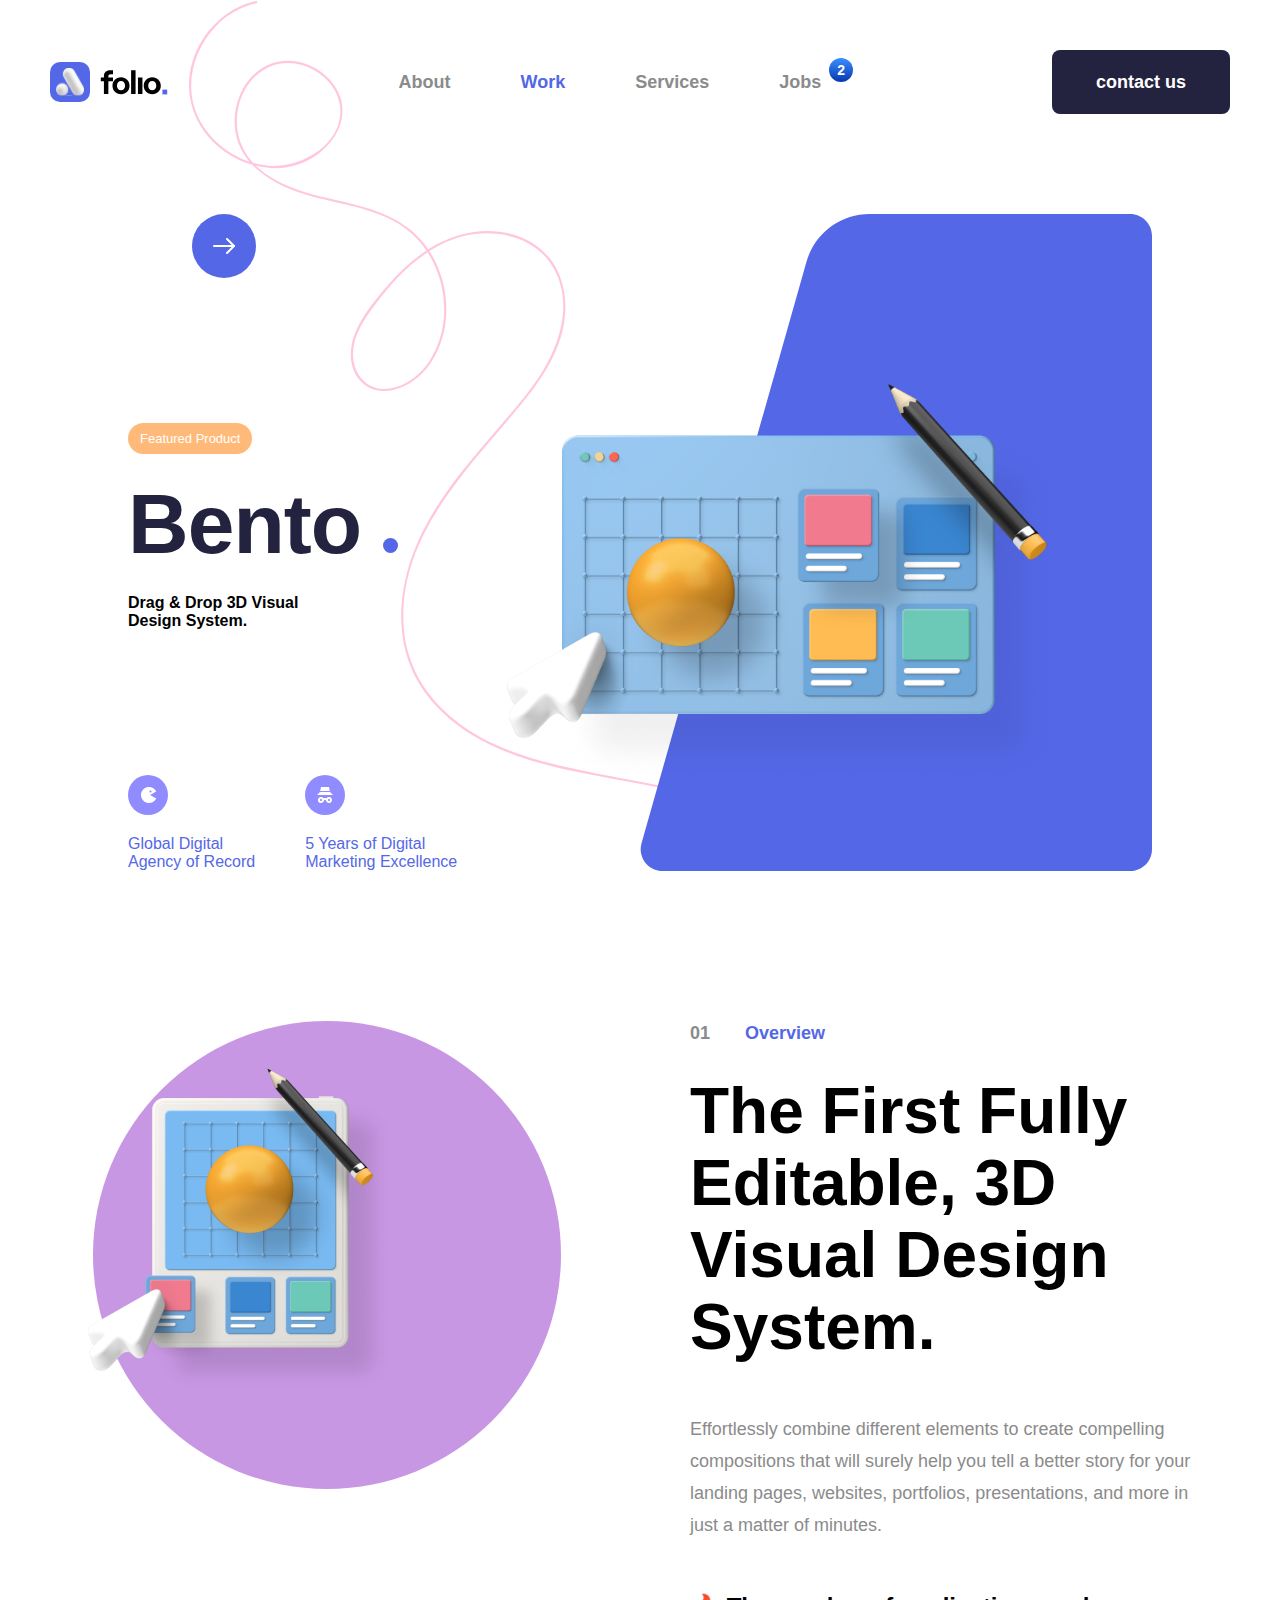
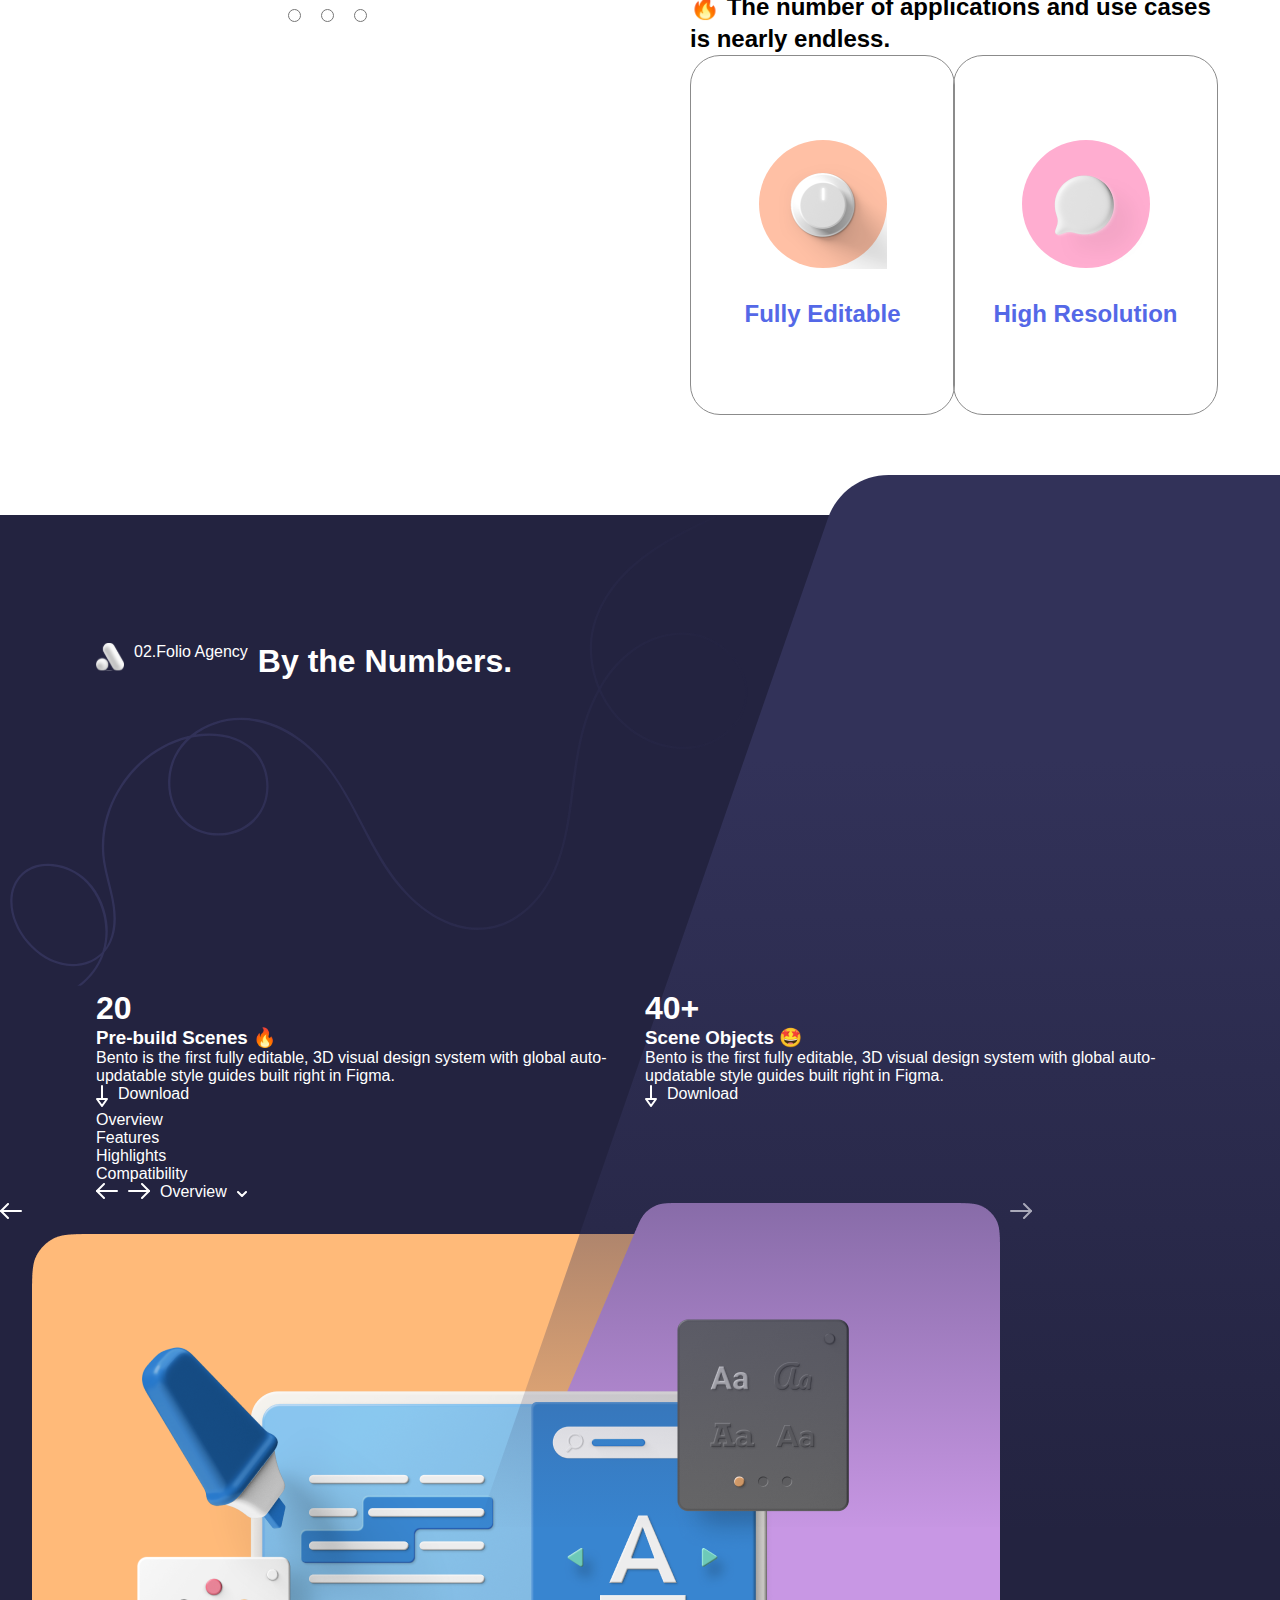
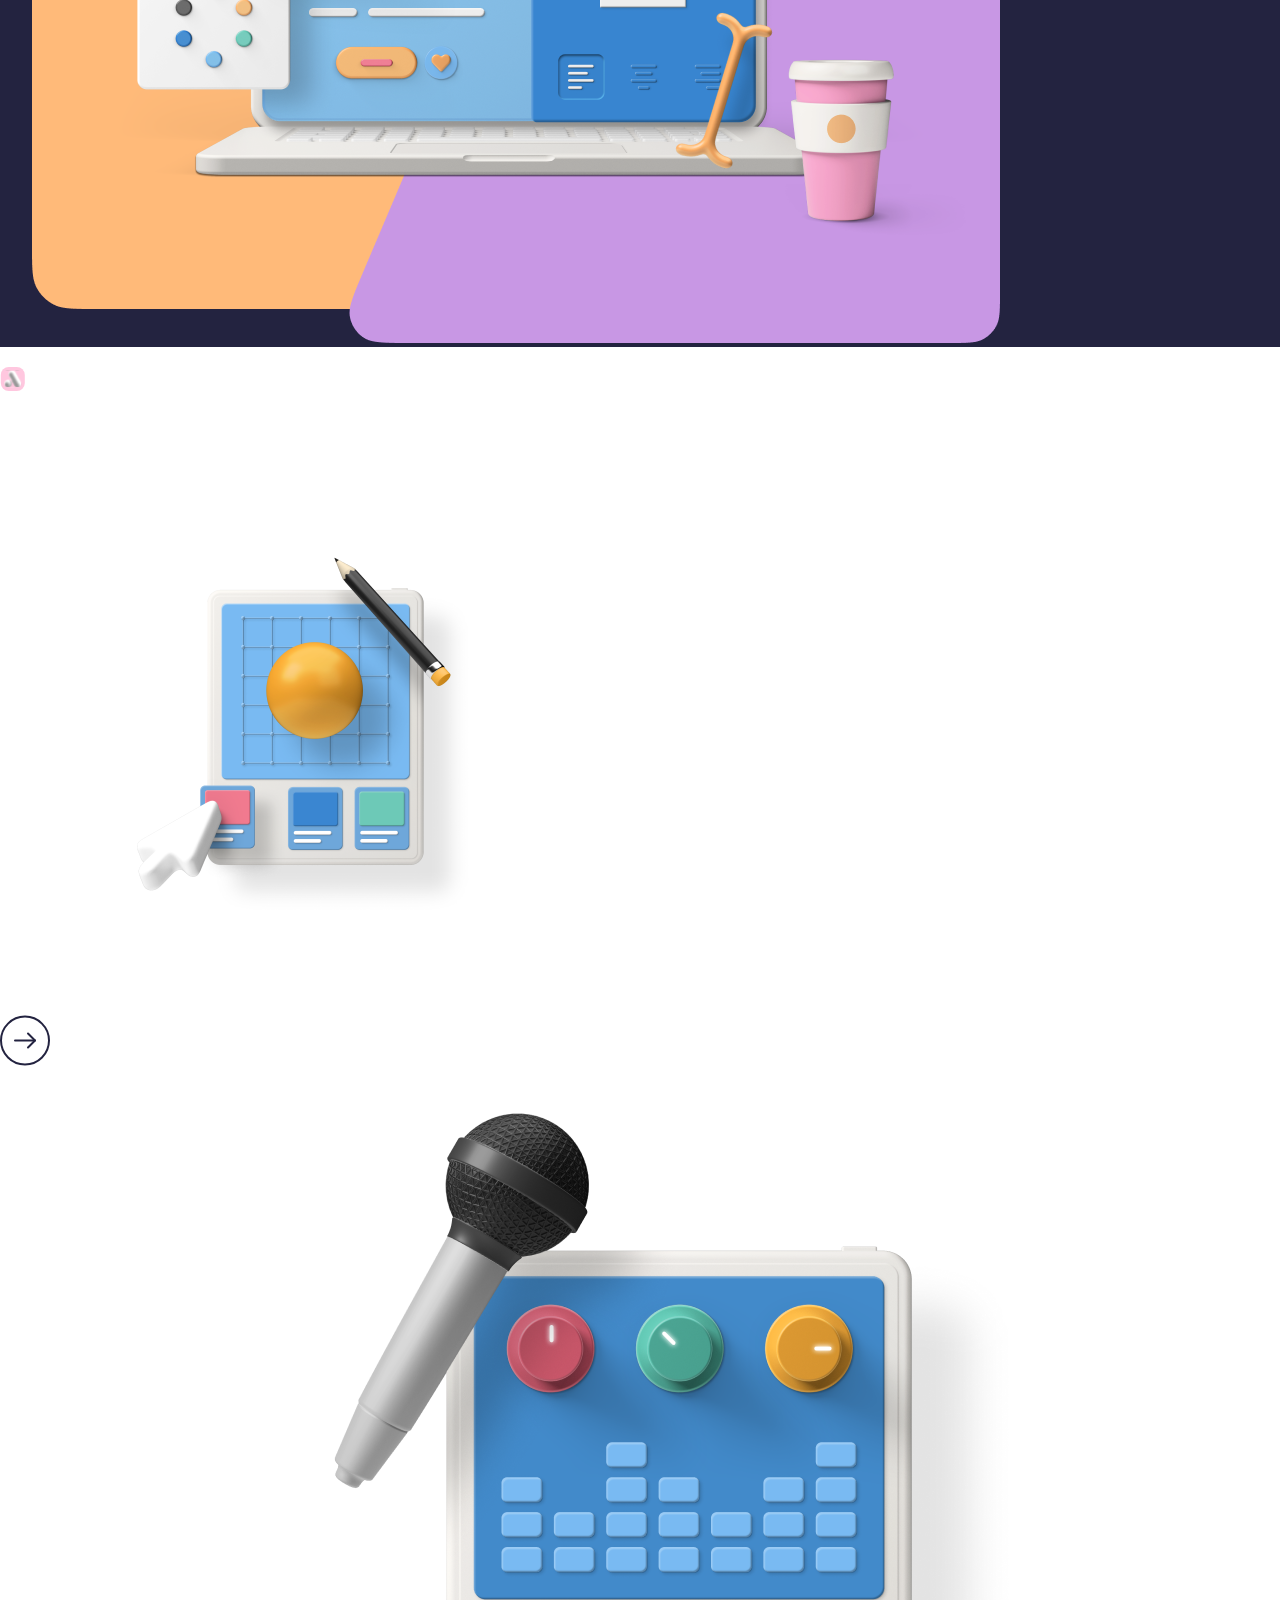
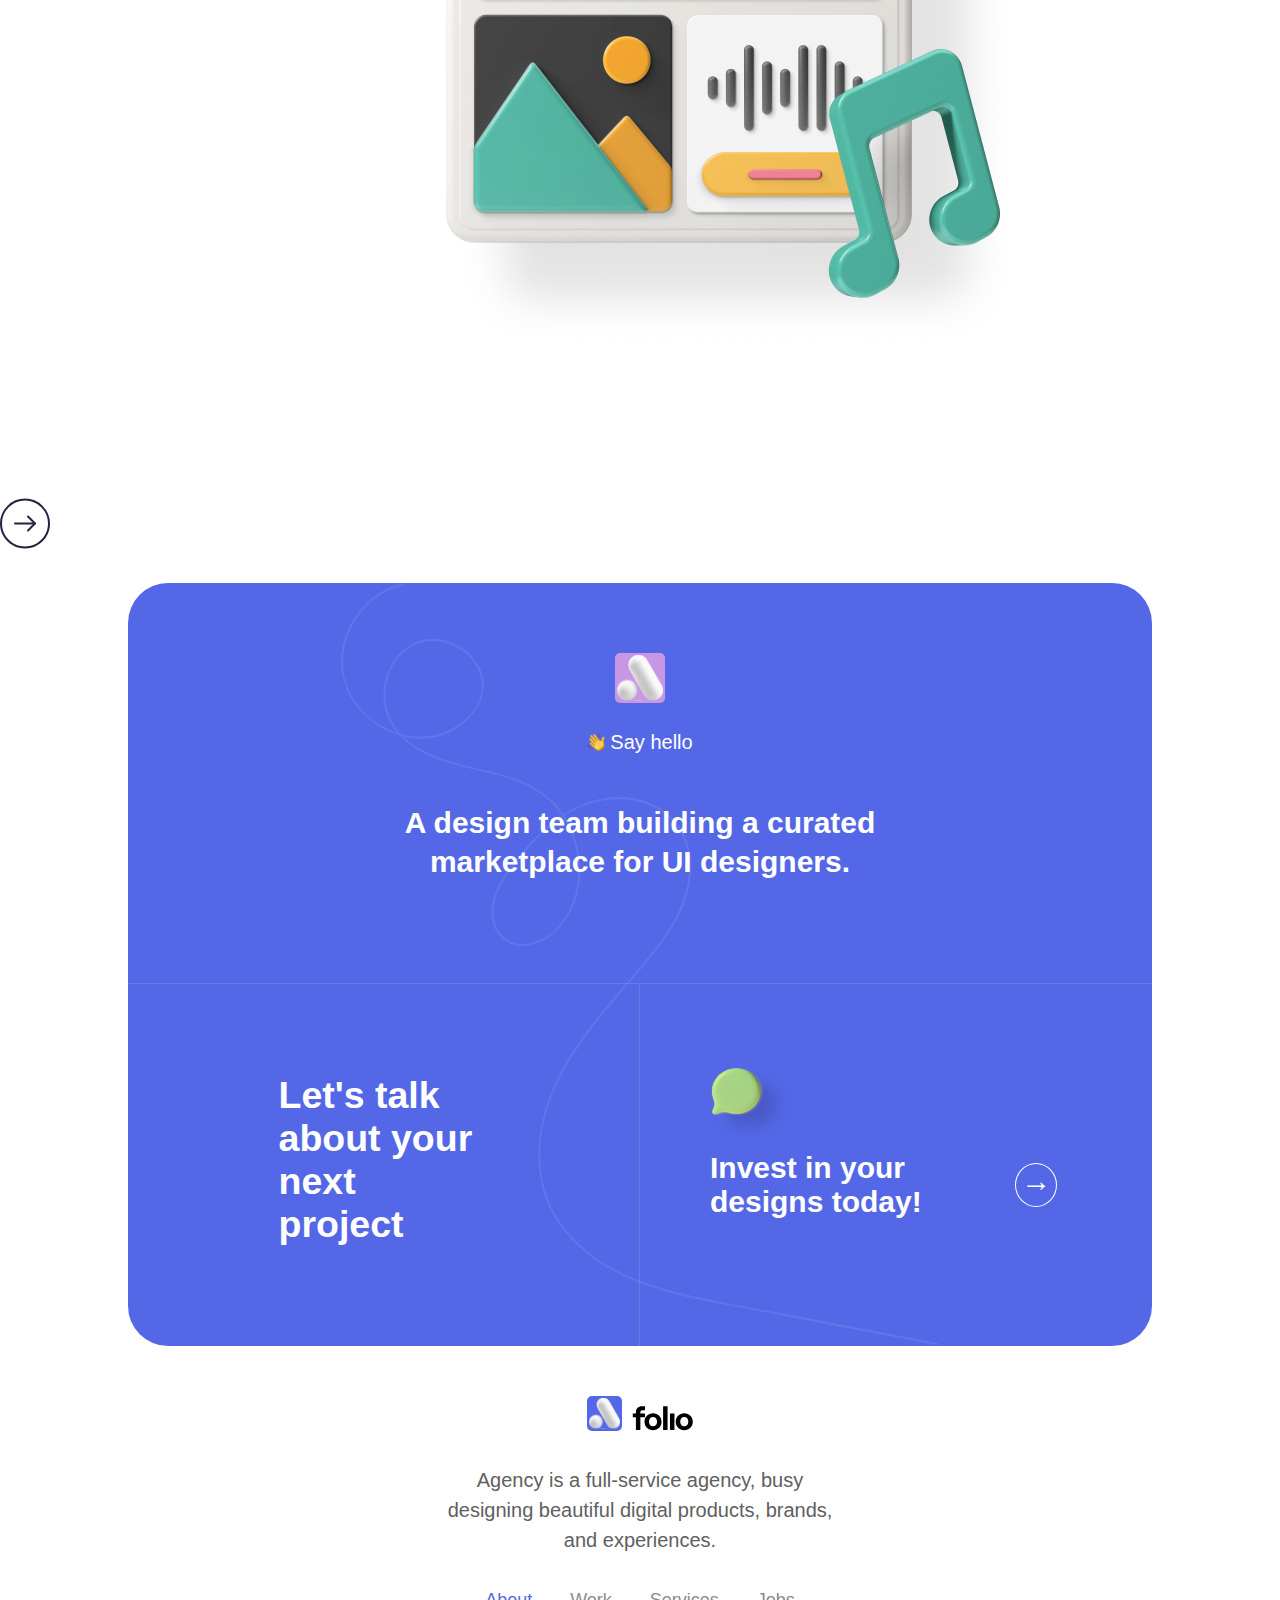
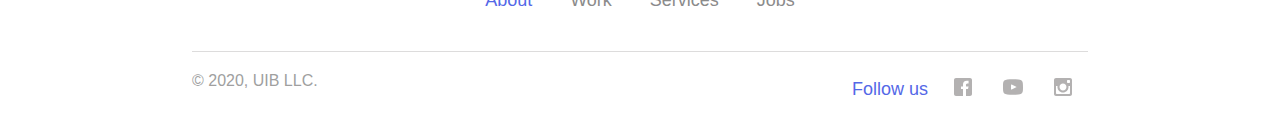
<file: HTML/work.html>
<!DOCTYPE html>
<html lang="en">
  <head>
    <meta charset="UTF-8" />
    <meta http-equiv="X-UA-Compatible" content="IE=edge" />
    <meta name="viewport" content="width=device-width, initial-scale=1.0" />
    <title>Folio-agency-01</title>
    <!-- PATH LINK FOR FONT STYLES -->
    <link
      href="http://fonts.cdnfonts.com/css/sf-pro-display"
      rel="stylesheet"
    />

    <!-- PATH LINK FOR GENERAL STYLES-->
    <link rel="stylesheet" href="../style.css" />

    <!-- FAVICON ICON PATH LINK -->
    <link
      rel="shortcut icon"
      type="image/png"
      href="../img/folio-favicon.png"
    />
  </head>
  <body>
    <!-- DESKTOP CASE STUDY OR ABOUT PAGE -->

    <!-- HERO SECTION = ZEUHZ, DEARIE & GHAFFAR -->
    <header id="hero-header">
      <!-- SCROLL PAGE ELEMENT -->
      <!-- <div class="scroll">
        <button class="btn btn--scroll">
          <img
            src="../img/arrow-down.svg"
            alt="arrow down"
            class="scroll--btn"
          />
        </button>
        <span class="scroll--text desktop">Scroll down</span>
        <span class="scroll--text tab"
          >Swipe down <br />
          to explore</span
        >
      </div> -->

      <!-- NAVIGATION SECTION -->
      <nav class="navigation">
        <input type="checkbox" id="navi-toggle" class="navigation__checkbox" />
        <label for="navi-toggle" class="navigation__button">
          <span class="navigation__icon">&nbsp;</span>
        </label>
        <div class="navigation__logo">
          <img
            src="../img/folio-logo.svg"
            alt="folio logo"
            class="navigation__logo--icon"
          />
          <div class="navigation__logo--text">
            <img
              src="../img/folio-logo-text.svg"
              alt="folio text"
              class="navigation__logo--content"
            />
            <img
              src="../img/folio-text-white.svg"
              alt="folio text mobile"
              class="navigation__logo--mobile"
            />
            <img
              src="../img/folio-dot.svg"
              alt="folio dot"
              class="navigation__logo--dot"
            />
          </div>
        </div>

        <div class="navigation__background">&nbsp;</div>

        <div class="navigation__content">
          <ul class="navigation__list">
            <li class="navigation__item">
              <a href="../index.html" class="navigation__link">About</a>
            </li>
            <li class="navigation__item">
              <a href="work.html" id="current" class="navigation__link">Work</a>
            </li>
            <li class="navigation__item">
              <a href="#" class="navigation__link">Services</a>
            </li>
            <li class="navigation__item">
              <a href="#" class="navigation__link">
                <span>Jobs</span>
              </a>
              <span class="navigation--notification">2</span>
            </li>
          </ul>
          <!-- NAVIGATION SOCIALS -->
          <div class="navigation__social">
            <a href="#">
              <img
                src="../img/facebook.svg"
                alt="facebook"
                class="navigation__social--icon"
              />
            </a>
            <a href="#">
              <img
                src="../img/youtube.svg"
                alt="youtube"
                class="navigation__social--icon"
              />
            </a>
            <a href="#">
              <img
                src="../img/instagram.svg"
                alt="instagram"
                class="navigation__social--icon"
              />
            </a>
          </div>
        </div>

        <div class="navigation__contact">
          <button class="btn btn--contact">contact us</button>
        </div>

        <figure class="header__path">
          <picture>
            <source
              media="(max-width: 37.5rem)"
              srcset="img/hero-path-mobile.svg"
            />
            <img src="../img/bento-Path.svg" alt="hero curly line path" />
          </picture>
        </figure>
      </nav>

      <!-- HEADER HERO CONTENT -->
      <div class="header__hero">
        <div class="bento__content">
          <div class="bento__arrows">
            <figure class="bento__arrow bento__arrow--empty">
              <img src="../img/arrow-left-dark.svg" alt="arrow right" />
            </figure>
            <figure class="bento__arrow">
              <img src="../img/arrow-right-white.svg" alt="arrow right" />
            </figure>
          </div>
          <div class="bento__details">
            <p class="bento--tag">Featured Product</p>
            <h1 class="heading--1">Bento <span class="bento--dot"></span></h1>
            <p class="plain--text">
              Drag & Drop 3D Visual <br />
              Design System.
            </p>
          </div>
          <div class="bento__icons">
            <div class="bento__icon-box">
              <figure class="bento__icon">
                <img src="../img/bento-shape.svg" alt="bento shape" />
              </figure>
              <p class="bento--caption">
                Global Digital <br />Agency of Record
              </p>
            </div>
            <div class="bento__icon-box">
              <figure class="bento__icon">
                <img src="../img/bento-incognito.svg" alt="bento shape" />
              </figure>
              <p class="bento--caption">
                5 Years of Digital <br />
                Marketing Excellence
              </p>
            </div>
          </div>
        </div>
        <div class="header__image bento">
          <figure class="header__figure-bg">
            <img
              src="../img/bento-bg.svg"
              alt="hero image background"
              class="header__image--bg"
            />
          </figure>
          <figure class="header__figure-hero bento">
            <picture>
              <!-- <source
                media="(max-width: 37.5rem)"
                srcset="../img/hero graphic.png"
              /> -->

              <img
                src="../img/bento-image.png"
                alt="bento image"
                class="header__image--hero"
              />
            </picture>
          </figure>
        </div>
      </div>
    </header>
    <!-- END -->

    <!-- OVERVIEW = DARLENE -->
    <section class="overview">
      <div class="overview__wrapper">
        <div class="overview__left__side">
          <figure class="overview__image">
            <img
              src="../img/[ 4 ] – Tablet.png"
              alt="tablet"
              class="overview__img"
            />
          </figure>
          <div class="overview__btns">
            <input
              type="radio"
              name="overview"
              aria-label="slide"
              class="overview__btn"
            />
            <input
              type="radio"
              name="overview"
              aria-label="slide"
              class="overview__btn"
            />
            <input
              type="radio"
              name="overview"
              aria-label="slide"
              class="overview__btn"
            />
          </div>
        </div>
        <div class="overview__right__side">
          <p class="overview__title">
            <span class="number__one">01</span>
            <span class="overview__view">Overview</span>
          </p>
          <h2 class="right__side__two">
            The First Fully Editable, 3D Visual Design System.
          </h2>
          <h6 class="right__side__three">
            Effortlessly combine different elements to create compelling
            compositions that will surely help you tell a better story for your
            landing pages, websites, portfolios, presentations, and more in just
            a matter of minutes.
          </h6>
          <h4 class="right__side__four">
            🔥 The number of applications and use cases is nearly endless.
          </h4>
          <div class="right__side__five">
            <div class="power__part">
              <figure class="power__buttn">
                <img
                  src="../img/volume.png"
                  alt="volume"
                  class="power__buttn__img"
                />
              </figure>
              <p class="label">Fully Editable</p>
            </div>
            <div class="power__part speech__part">
              <figure class="power__buttn speech-buttn">
                <img
                  src="../img/SpeachBubble V2 2.png"
                  alt="volume"
                  class="speech__buttn__img"
                />
              </figure>
              <p class="label">High Resolution</p>
            </div>
          </div>
        </div>
      </div>
    </section>
    <!-- END -->

    <!-- BY THE NUMBERS = ADETOYE -->
    <section class="by-the-numbers">
      <figure class="bg-path">
        <picture>
          <source
            media="(max-width: 600px)"
            srcset="../img/curly-line-path-mobile.svg"
          />
          <img src="../img/curly-line-path.svg" alt="curly line path" />
        </picture>
      </figure>
      <div class="bg-shape hide-on-mobile">
        <img src="../img/by-the-numbers-bg-shape.svg" alt="" />
      </div>

      <div class="header-tag-container">
        <div class="content-container">
          <div class="headline-tag-container flex">
            <div class="tag-logo">
              <div class="logo-img">
                <img src="../img/folio-logo.svg" alt="" />
              </div>
            </div>
            <div class="tag-details flex">
              <div class="tagline"><span>02.</span>Folio Agency</div>
              <h1 class="headline">By the Numbers.</h1>
            </div>
          </div>
        </div>
      </div>

      <div class="content-container">
        <div class="numbers-card-container flex">
          <div class="numbers-card card-1">
            <h1 class="numbers-card-head">20</h1>
            <h3 class="numbers-card-title">Pre-build Scenes 🔥</h3>
            <p class="numbers-card-desc">
              Bento is the first fully editable, 3D visual design system with
              global auto-updatable style guides built right in Figma.
            </p>
            <div class="numbers-card-cta flex hide-on-mobile">
              <span class="arrow-btn"
                ><img src="../img/arrow-down.svg" alt=""
              /></span>
              <span class="numbers-card-cta-text">Download</span>
            </div>
          </div>
          <div class="numbers-card card-2">
            <h1 class="numbers-card-head">40<span>+</span></h1>
            <h3 class="numbers-card-title">Scene Objects 🤩</h3>
            <p class="numbers-card-desc">
              Bento is the first fully editable, 3D visual design system with
              global auto-updatable style guides built right in Figma.
            </p>
            <div class="numbers-card-cta flex">
              <span class="arrow-btn"
                ><img src="../img/arrow-down.svg" alt=""
              /></span>
              <span class="numbers-card-cta-text">Download</span>
            </div>
          </div>
        </div>

        <div class="indicators-options-container">
          <div class="indicator-container hide-on-mobile">
            <div class="indicator"><span class="indicator-circle"></span></div>
            <div class="indicator">
              <span class="indicator-circle indicator-active"></span>
            </div>
            <div class="indicator"><span class="indicator-circle"></span></div>
            <div class="indicator"><span class="indicator-circle"></span></div>
          </div>
          <div class="indicator-text-container hide-on-mobile">
            <p class="indicator-text">Overview</p>
            <p class="indicator-text">Features</p>
            <p class="indicator-text">Highlights</p>
            <p class="indicator-text">Compatibility</p>
          </div>

          <div class="options-mobile-container flex">
            <div class="arrow-pointers flex">
              <span class="arrow-btn pointer-arrow-left"
                ><img src="../img/arrow-left.svg" alt=""
              /></span>
              <span class="arrow-btn pointer-arrow-right"
                ><img src="../img/arrow-right-white.svg" alt=""
              /></span>
            </div>
            <div class="options-dropdown flex">
              Overview <span><img src="../img/caret-down.svg" alt="" /></span>
            </div>
          </div>
        </div>
      </div>

      <div class="slider-container">
        <div class="slider flex">
          <div class="pointer-container">
            <span class="arrow-btn slide-pointer-left hide-on-mobile">
              <img src="../img/arrow-left.svg" alt="" />
            </span>
          </div>
          <div class="slides">
            <figure>
              <picture class="slide-img">
                <source
                  media="(max-width: 600px)"
                  srcset="../img/slider-img-mobile.png"
                />
                <img src="../img/slider-img.png" alt="curly line path" />
              </picture>
            </figure>
            <!--<div class="slide-img">
                  <img src="img/slider-img.png" alt="">
              </div>-->
          </div>
          <div class="pointer-container">
            <span class="arrow-btn slide-pointer-right hide-on-mobile">
              <img src="../img/arrow-right-white.svg" alt="" />
            </span>
          </div>
        </div>
      </div>
    </section>
    <!-- END -->

    <!-- LOOK AND FEEL = GHAFFAR -->
    <!-- WRITE CODE HERE -->
    <!-- END -->

    <!-- CTA = FARUQ && JOHN -->
    <!-- WRITE CODE HERE -->
    <!-- END -->

    <!-- RECENT WORKS = ZION, JOSHUA & DARLENE -->
    <section class="RW">
      <img
      src="../img/logo-symbol.svg"
      alt="logo-symbol"
      class="RW__logo-symbol"
    />
      <div class="RW-container">

      <div class="RW__header">

        <div class="RW__header-text">
          <div class="RW__small-text"><span>04.</span>You many also like</div>
          <h1 class="RW__main-header">Recent Works</h1>
          <p class="RW__paragraph">
            Agency is a full-service agency, busy designing and building
            beautiful digital products, brands, and experiences.
          </p>
        </div>

        <div class="RW__logo">
          <img
            src="../img/arrow-right-white.svg"
            alt="arrow right"
            class="RW__right-arrow"
          />
        </div>
      </div>

      <div class="RW__main-content">
        <div class="RW__main-content-left">
          <div class="rw-cardcolor1">
            <div class="rw-fp">Featured product</div>
          <img
            src="../img/rw-tab2.png"
            alt="rw portfolio card"
            class="RW_card-1"
          />
        </div>
        <div class="RW__card-text">
          <div class="RW__card-big-text">Bento 3D Illustration</div>
          <p class="RW__card-small-text RW__paragraph">
            Agency is a full-service agency, busy designing and building
            beautiful digital products, brands.Agency is a full-service agency,
            busy designing and building beautiful digital products, brands.
          </p>
          </div>
          <div class="RW-circle-arrow-left">
          <img
            src="../img/RW-circle-arrow.svg"
            alt="RW circle-arrpw"
            class="RW__circle-arrow"
          />
          </div>
        </div>
        <div class="RW__main-content-right">
          <div class="rw-cardcolor2">
          <img
            src="../img/rw-tab.png"
            alt="rw portfolio card"
            class="RW_card-2"
          />
          </div>
          <div class="RW__card-text">
          <div class="RW__card-big-text">Bento 3D Illustration</div>
          <p class="RW__card-small-text RW__paragraph">
            Agency is a full-service agency, busy designing and building
            beautiful digital products, brands.Agency is a full-service agency,
            busy designing and building beautiful digital products, brands.
          </p>
          </div>
          <div class="RW-circle-arrow-right">
          <img
            src="../img/RW-circle-arrow.svg"
            alt="RW circle-arrpw"
            class="RW__circle-arrow"
          />
        </div>
        </div>
      </div>
      </div>
    </section>
    <!-- END -->

    <!-- CTA & FOOTER = KENE & ADETOYE -->
    <section class="lastCTA__container">
      <div class="logo-box">
        <img
          src="../img/folio-logo.svg"
          alt="folio logo"
          class="folio-cta-logo"
        />

        <img
          src="../img/SpeachBubble V2.png"
          alt="chat with us"
          class="speechbubble"
        />
      </div>
      <div class="lastCTA__greeting">
        <img src="../img/hello.svg" alt="hello" class="hello-icon" />
        <p class="text">Say hello</p>
      </div>

      <div class="lastCTA__about">
        <h3 class="lastCTA__about--content">
          A design team building a curated marketplace for UI designers.
        </h3>
      </div>

      <div class="lastCTA__main-content">
        <div class="left-side">
          <h2 class="big-header">Let's talk about your next project</h2>

          <button class="contact-button">Contact us</button>
        </div>

        <div class="right-side">
          <div class="first">
            <img src="../img/SpeachBubble V2.png" class="bubble" alt="bubble" />
          </div>
          <div class="second">
            <p class="text2">Invest in your designs today!</p>
            <p class="text3">
              <a href="#" class="next-step">
                <button class="next__button">&rarr;</button>
              </a>
            </p>
          </div>
        </div>
      </div>
    </section>

    <footer class="footer">
      <div class="footer__logo-box">
        <img
          src="../img/folio-logo.svg"
          alt="folio logo"
          class="folio-footer-logo"
          width="35"
          height="35"
          viewBox="-5 -3 35 35"
        />

        <img
          src="../img/folio-logo-text.svg"
          alt="folio"
          class="folio-footer-name"
        />
      </div>
      <div class="footer__about">
        <p class="footer-text">
          Agency is a full-service agency, busy designing beautiful digital
          products, brands, and experiences.
        </p>
      </div>

      <nav class="footer__nav">
        <ul class="footer__nav-container">
          <li class="footer__list">
            <a href="#" class="footer__link" id="current">About</a>
          </li>
          <li class="footer__list">
            <a href="#" class="footer__link">Work</a>
          </li>
          <li class="footer__list">
            <a href="#" class="footer__link">Services</a>
          </li>
          <li class="footer__list">
            <a href="#" class="footer__link">Jobs</a>
          </li>
        </ul>
      </nav>

      <div class="select">
          <select name="slct" id="slct">
              <option>Home</option>
              <option value="1">About</option>
              <option value="2">Work</option>
              <option value="3">Services</option>
              <option value="4">Jobs</option>
          </select>
        </div>

      <div class="footer__info">
        <div class="copy-box">
          <p class="copywright">&copy; 2020, UIB LLC.</p>
        </div>
        <div class="socials-box">
          <ul class="socials-container">
            <li class="socials__list special-case">
              <a href="" class="socials__link" id="current">Follow us</a>
            </li>
            <li class="socials__list">
              <a href="" class="socials__link">
                <svg
                  version="1.1"
                  xmlns="http://www.w3.org/2000/svg"
                  width="30"
                  height="30"
                  viewBox="-5 -5 30 30"
                  class="socials__icon facebook"
                >
                  <title>facebook</title>
                  <path
                    d="M17 1h-14c-1.1 0-2 0.9-2 2v14c0 1.101 0.9 2 2 2h7v-7h-2v-2.475h2v-2.050c0-2.164 1.212-3.684 3.766-3.684l1.803 0.002v2.605h-1.197c-0.994 0-1.372 0.746-1.372 1.438v1.69h2.568l-0.568 2.474h-2v7h4c1.1 0 2-0.899 2-2v-14c0-1.1-0.9-2-2-2z"
                  ></path>
                </svg>
              </a>
            </li>
            <li class="socials__list">
              <a href="" class="socials__link">
                <svg
                  version="1.1"
                  xmlns="http://www.w3.org/2000/svg"
                  width="30"
                  height="30"
                  viewBox="-5 -5 30 30"
                  class="socials__icon youtube"
                >
                  <title>youtube</title>
                  <path
                    d="M10 2.3c-9.828 0-10 0.874-10 7.7s0.172 7.7 10 7.7 10-0.874 10-7.7-0.172-7.7-10-7.7zM13.205 10.334l-4.49 2.096c-0.393 0.182-0.715-0.022-0.715-0.456v-3.948c0-0.433 0.322-0.638 0.715-0.456l4.49 2.096c0.393 0.184 0.393 0.484 0 0.668z"
                  ></path>
                </svg>
              </a>
            </li>
            <li class="socials__list">
              <a href="" class="socials__link">
                <svg
                  version="1.1"
                  xmlns="http://www.w3.org/2000/svg"
                  width="30"
                  height="30"
                  viewBox="-5 -5 30 30"
                  class="socials__icon instagram"
                >
                  <title>instagram</title>
                  <path
                    d="M17 1h-14c-1.1 0-2 0.9-2 2v14c0 1.101 0.9 2 2 2h14c1.1 0 2-0.899 2-2v-14c0-1.1-0.9-2-2-2zM9.984 15.523c3.059 0 5.538-2.481 5.538-5.539 0-0.338-0.043-0.664-0.103-0.984h1.581v7.216c0 0.382-0.31 0.69-0.693 0.69h-12.614c-0.383 0-0.693-0.308-0.693-0.69v-7.216h1.549c-0.061 0.32-0.104 0.646-0.104 0.984 0 3.059 2.481 5.539 5.539 5.539zM6.523 9.984c0-1.912 1.55-3.461 3.462-3.461s3.462 1.549 3.462 3.461-1.551 3.462-3.462 3.462c-1.913 0-3.462-1.55-3.462-3.462zM16.307 6h-1.615c-0.382 0-0.692-0.312-0.692-0.692v-1.617c0-0.382 0.31-0.691 0.691-0.691h1.615c0.384 0 0.694 0.309 0.694 0.691v1.616c0 0.381-0.31 0.693-0.693 0.693z"
                  ></path>
                </svg>
              </a>
            </li>
          </ul>
        </div>
      </div>
    </footer>
  </section>
    <!-- END -->
  </body>
</html>
</file>
<file: style.css>
/* GENRAL PAGES VARIABLES */

:root {
  /* APPEND ANY VARIABLES YOU THINK CAN BE GENERAL HERE */
  --color-primary: #5468e7;
  --text-dark: #000000;

  --text-body-dark-mode: #8b8b8b;
  --text-body-light-mode: #606060;
  --color-white: #ffffff;

  --button-white-shadow: #232340;
  --color-dark: #232340;
  --circle-arrow: #c897e4;
  --accent-2: #ffba79;
  --shade-7: #908cff;

  --footer-blue: #5468e7;
  --footer-purple: #c897e4;
  --color-white: #fff;
  --gradient-gradient2: linear-gradient(180deg, #3a8fff 0%, #0837ae 100%);
  /* --logo-bg-color: #908cff; */
}

/* <!-- DESKTOP FULL PAGE OR ABOUT PAGE --> */
/* GENERAL STYLE FOR PAGE LAYOUT AND RESPONSIVENESS */
*,
*::before,
*::after {
  margin: 0;
  padding: 0;
  box-sizing: inherit;
}

html {
  font-size: 62.5%; /* 10px =1rem */
  box-sizing: border-box;
}

body {
  font-family: "SF Pro Display", sans-serif;
  font-size: 1.6rem;
  color: var(--color-white);
}

.container {
  width: 100vw;
  max-width: 100%;
  margin: 0 auto;
}

/* <!-- HERO SECTION = ZEUHZ --> */
#hero-header {
  padding: 5rem;
  display: flex;
  flex-direction: column;
  gap: 10rem;
  overflow: hidden;
}

.scroll {
  position: absolute;
  bottom: 0;
  left: 10%;
  display: flex;
  align-items: center;
  gap: 1.5rem;
}

.scroll--text {
  font-size: 1.8rem;
  font-weight: 600;
  line-height: 2.4rem;
  color: var(--text-body-dark-mode);
}

.scroll--text.tab {
  display: none;
}

.navigation {
  display: flex;
  justify-content: space-between;
  align-items: center;
}

.navigation__logo {
  display: flex;
  align-items: center;
  justify-content: space-between;
  gap: 1rem;
}

.navigation__logo--icon {
  width: 4rem;
  height: 4rem;
  padding: 0.6rem;
  border-radius: 1rem;
  background-color: var(--color-primary);
}

.navigation__logo--text {
  display: flex;
  align-items: baseline;
  gap: 0.1rem;
  width: 100%;
  height: 100%;
}

.navigation__logo--content,
.navigation__logo-dot {
  height: 100%;
  width: 100%;
  object-fit: cover;
  display: block;
}

.navigation__logo--mobile {
  display: none;
  transition: all 0.2s;
}

.navigation__list {
  list-style: none;
  display: flex;
  align-items: center;
  justify-content: space-between;
  gap: 5rem;
}

.navigation__item {
  padding: 1rem;
  position: relative;
}

.navigation__link:link,
.navigation__link:visited {
  font-size: 1.8rem;
  font-weight: 600;
  line-height: 2.4rem;
  color: var(--text-body-dark-mode);
  text-decoration: none;
  text-transform: capitalize;
  transition: all 0.2s;
}

.navigation__link:active,
.navigation__link:hover {
  color: var(--text-body-light-mode);
}

.navigation--notification {
  font-size: 1.4rem;
  font-weight: 600;
  line-height: 1.8rem;
  position: absolute;
  top: -5%;
  right: -35%;
  height: 2.4rem;
  width: 2.4rem;
  border-radius: 50%;
  color: var(--color-white);
  background: var(--gradient-gradient2);
  display: flex;
  align-items: center;
  justify-content: center;
}

.navigation__social,
.navigation__checkbox,
.navigation__button,
.navigation__background {
  display: none;
}

/* BUTTON SECTION */
.btn {
  appearance: none;
  outline: none;
  border: none;
  cursor: pointer;
  font-style: normal;
  font-size: 1.8rem;
  font-weight: 700;
  line-height: 2.4rem;
  color: var(--color-white);
  text-align: center;
}

.btn--contact {
  padding: 2rem 4.4rem;
  border-radius: 0.8rem;
  background-color: var(--button-white-shadow);
  transition: all 0.2s;
  white-space: nowrap;
}

.btn--contact:hover {
  transform: translateY(-0.2rem);
  box-shadow: 0 2rem 1rem -2rem #8b8b8b;
}

.btn--contact:active {
  transform: translateY(-0.1rem);
  box-shadow: 0 2rem 1rem -3rem #8b8b8b;
}

.btn--colored {
  padding: 2rem 3.8rem;
  border-radius: 0.8rem;
  align-self: flex-start;
  border: 2px solid transparent;
  background-color: var(--color-primary);
  transition: all 0.2s;
}

.btn--colored:hover,
.btn--colored:active {
  color: var(--color-primary);
  border: 2px solid var(--color-primary);
  background-color: var(--color-white);
}

.btn--scroll {
  height: 4.8rem;
  width: 4.8rem;
  color: var(--color-white);
  border-radius: 50%;
  background-color: var(--circle-arrow);
}
/* END */

/* UTILITY SECTION FOR HERO OR POSSIBLE OTHER SECTIONS */
#current {
  color: var(--color-primary);
}

.heading--1 {
  font-style: normal;
  font-weight: 700;
  font-size: 8.4rem;
  line-height: 10rem;
  letter-spacing: -0.1rem;
  color: var(--color-dark);
}

/* END */

/* HEADER CONTINUES -- HEADER CONTENT */

.header__hero {
  width: 80vw;
  margin: 0 auto;
  display: grid;
  grid-template-columns: repeat(auto-fit, minmax(35rem, 1fr));

  overflow: hidden;
}

.header__content {
  padding-top: 3rem;
  display: flex;
  flex-direction: column;
  gap: 5rem;
}

.header__content--text {
  width: 62%;
  font-style: normal;
  font-weight: 400;
  font-size: 1.8rem;
  line-height: 3.2rem;
  color: var(--text-body-light-mode);
}

.header__image {
  position: relative;
  width: 100%;
  height: 100%;
  z-index: 100;
}

.header__figure-bg {
  width: 100%;
  height: 100%;
}

.header__figure-hero {
  position: absolute;
  top: 5%;
  right: -3%;
  width: 160%;
  height: 100%;
}

.header__image--bg,
.header__image--hero {
  height: 100%;
  width: 100%;
  object-fit: contain;
  display: block;
}

.header__path {
  position: absolute;
  top: 0;
  right: 35%;
  z-index: -100;
}

/* MEDIA QUERIES */

/* FOR TABLET IN LANDSCAPE ----- (< 1200PX)*/
@media screen and (max-width: 75em) {
  .heading--1 {
    font-size: 6.4rem;
    line-height: 7.2rem;
    letter-spacing: -0.05rem;
  }

  .scroll {
    bottom: 5%;
  }

  .scroll--text {
    font-size: 1.6rem;
    line-height: 2.2rem;
  }

  .scroll--text.desktop {
    display: none;
  }

  .scroll--text.tab {
    display: block;
  }

  .navigation__list {
    gap: 3rem;
  }

  .header__content {
    padding-top: 3rem;
    gap: 3rem;
  }

  .header__path {
    right: 30%;
  }
}

/* MEDIA QUERIES FOR TABLET IN PORTRAIT */
@media screen and (max-width: 56.25em) {
  html {
    font-size: 50%;
  }

  .scroll {
    display: none;
  }

  .navigation__list {
    gap: 2rem;
  }

  .header__content {
    padding-top: 1rem;
    gap: 3rem;
  }
}
/* ANIMATIONS SECTION */
/* END */

/* FOR MOBILE DEVICES ---- < 600PX */
@media screen and (max-width: 37.5em) {
  html {
    font-size: 62.5%;
  }

  #hero-header {
    padding: 0rem;
    gap: 0rem;
  }

  .scroll {
    display: none;
  }

  .header__hero {
    width: 100vw;
    overflow: hidden;
  }

  .heading--1 {
    font-size: 4.8rem;
    line-height: 5.6rem;
    letter-spacing: -0.05rem;
  }

  .header__hero {
    padding: 3rem;
    padding-top: 0rem;
  }

  .header__content {
    padding-top: 7rem;
    gap: 2rem;
  }

  .header__content--text {
    width: 82%;
    font-size: 1.6rem;
    line-height: 2.8rem;
  }

  .header__image {
    position: relative;
    top: -10%;
    z-index: -50;
  }

  .header__figure-bg {
    transform: translateX(35%);
  }

  .header__figure-hero {
    top: 10%;
    right: -35%;
  }

  .header__path {
    top: -10%;
    left: 50%;
    opacity: 0.2;
    z-index: -70;
    width: 70%;

    transition: all 0.3s;
  }

  /* STYLES FOR THE MOBILE MENU-TOGGLE BUTTTON */
  .navigation {
    width: 100vw;
    display: flex;
    justify-content: space-between;
    padding: 5rem 3rem 1rem;
    position: relative;
  }

  .navigation__logo {
    position: absolute;
    top: 5rem;
    z-index: 5000;
  }

  .navigation__logo--icon {
    width: 3.2rem;
    height: 3.2rem;
  }

  .navigation__contact {
    display: none;
  }

  .navigation__checkbox {
    position: absolute;
    top: 6.2rem;
    right: 4.2rem;
    display: none;
  }

  .navigation__button {
    display: block;
    z-index: 10000;
  }

  .navigation__icon {
    position: absolute;
    top: 6.2rem;
    right: 6.2rem;
  }

  .navigation__icon::before,
  .navigation__icon::after {
    content: " ";
    position: absolute;
    right: -3rem;
    display: inline-block;
    width: 3.2rem;
    height: 0.2rem;
    background-color: var(--color-dark);
    z-index: 5000;
    transition: all 0.2s;
  }

  .navigation__icon::before {
    top: 1rem;
  }

  .navigation__background {
    display: block;
    width: 0;
    height: 100vh;
    background-color: var(--color-dark);

    position: absolute;
    top: 0;
    right: 0;
    transition: all 0.2s cubic-bezier(0.86, 0, 0.07, 1);
    z-index: 3700;
  }

  .navigation__content {
    position: absolute;
    top: 310%;
    left: 5%;
    height: 0;
    z-index: 5000;
    opacity: 0;
    visibility: hidden;

    display: flex;
    flex-direction: column;
    gap: 10rem;
    transition: all 0.8s cubic-bezier(0.68, -0.55, 0.265, 1.55);
  }

  .navigation__list {
    display: flex;
    flex-direction: column;
    align-items: flex-start;
    gap: 2rem;
  }

  .navigation__link:link,
  .navigation__link:visited {
    font-size: 3.2rem;
    font-weight: 700;
    line-height: 4rem;
    letter-spacing: 0.05rem;
    color: var(--text-body-dark-mode);
    transition: all 0.2s;
  }

  .navigation__link:active {
    color: var(--color-white);
  }

  .navigation--notification {
    display: none;
  }

  .navigation__social {
    display: flex;
    align-items: center;
    justify-content: space-around;
    padding-left: 2rem;
    gap: 3rem;
  }

  .navigation__social--icon {
    padding: 2rem;
    border-radius: 50%;
    border: 0.1rem solid var(--text-body-dark-mode);
  }

  #current {
    color: var(--color-white);
  }

  .navigation__checkbox:checked ~ .navigation__button .navigation__icon::before,
  .navigation__checkbox:checked ~ .navigation__button .navigation__icon::after {
    background-color: var(--color-white);
  }

  .navigation__checkbox:checked
    ~ .navigation__button
    .navigation__icon::before {
    top: 0;
    transform: rotate(-135deg);
  }

  .navigation__checkbox:checked ~ .navigation__button .navigation__icon::after {
    transform: rotate(135deg);
    top: 0;
  }

  .navigation__checkbox:checked ~ .navigation__background {
    width: 100vw;
    position: fixed;
  }

  .navigation__checkbox:checked
    ~ .navigation__logo
    .navigation__logo--text
    .navigation__logo--content {
    display: none;
  }

  .navigation__checkbox:checked
    ~ .navigation__logo
    .navigation__logo--text
    .navigation__logo--mobile {
    display: block;
  }

  .navigation__checkbox:checked ~ .navigation__content {
    opacity: 1;
    visibility: visible;
    height: max-content;
  }

  .navigation__checkbox:checked ~ .header__path {
    top: 0;
    left: 30%;
    opacity: 1;
    z-index: 4000;
  }
}

@media screen and (max-width: 18em) {
  html {
    font-size: 48%;
  }
}
/* <!-- END --> */

/* <!-- WHO ARE WE = ZION --> */
/* i'm using the acronym for 'who are we' => 'waw' for both my styling and the images */
.waw {
  display: flex;
  flex-direction: column;
  align-content: center;
  position: relative;
}

.waw-container {
  padding: 9rem;
  background-color: var(--color-dark);
  background-image: url(./img/waw-line.svg);
  background-repeat: no-repeat;
  background-position: top;
  margin: 0;
  background-size: 150%;
  display: grid;
  grid-template-columns: repeat(12, 1fr);
  grid-auto-columns: minmax(50px, auto);
  margin-top: 5rem;
  background-color: var(--color-dark);
  z-index: -1;
  position: relative;
  width: 100vw;
}
.waw-logo {
  grid-column: 1/2;
}
.waw-image-desktop img {
  width: 100%;
}

.waw-waw {
  grid-column: 3/6;
  color: var(--color-white);
  margin-left: 0.5rem;
  font-size: 1.5rem;
}
.waw-waw span {
  color: #8b8b8b;
  margin-right: 1.5rem;
  font-size: 1.5rem;
}

.waw-large-text {
  grid-row: 2/3;
  grid-column: 3/10;
  font-size: 5rem;
  font-weight: bold;
  margin-bottom: 10rem;
}
.waw-arrows {
  grid-row: 2/3;
  grid-column: 11/13;
  margin: 0 4rem;
  display: flex;
  justify-content: space-around;
  align-items: baseline;
  min-width: 50px;
}
.waw-arrows img {
  width: 80%;
}
.waw-arrow-right {
  background-color: #5468e7;
  padding: 1.5rem 1rem;
  border-radius: 50%;
  display: flex;
  justify-content: center;
  align-items: center;
}
.waw-image-desktop {
  grid-column: 3/13;
  grid-row: 7/15;
}
.waw-3d img {
  position: absolute;
  background-repeat: no-repeat;
  background-position: top right;
  background-size: 50%;
  width: 50%;
  top: 0;
  right: 0;
  z-index: -1;
}
.waw-years {
  grid-row: 7/15;
  grid-column: 1/2;
  display: flex;
  flex-direction: column;
  justify-content: space-around;
  padding-bottom: 5rem;
}
.waw-group-text {
  grid-row: 18/25;
  grid-column: 3/8;
  margin-top: 10rem;
}
.waw-number-t {
  grid-column: 10/13;
  grid-row: 18/25;
  display: flex;
  flex-direction: column;
  align-items: center;
}
.waw-number {
  font-size: 13rem;
  margin-top: 10rem;
}
.waw-little-text {
  color: #8b8b8b;
  font-size: 1.5rem;
  line-height: 1.5;
}
.waw-small-text {
  font-size: 2.5rem;
  margin-bottom: 2.5rem;
  position: relative;
}

.waw-number-oval {
  display: block;
  position: absolute;
  z-index: -1;
  width: 100%;
  max-width: 350px;
}

/* .waw-small-text::before{
content:' ';
position: absolute;
width: 10px;
height: 30px;
color: white;
top: 0;
left: 50px;
} */
.waw-button {
  background-color: #5468e7;
  padding: 1rem 2rem;
  color: white;
  border: none;
  border-radius: 0.7rem;
  margin-top: 2rem;
  font-weight: bold;
}
.waw-caret-down {
  display: none;
}

@media (max-width: 600px) {
  .waw-container::-webkit-scrollbar {
    width: 0;
  }
  .waw-container {
    padding: 5rem 2rem;
    overflow-y: hidden;
    margin: 0;
  }
  .waw-years-list {
    display: none;
  }
  .waw-logo {
    display: none;
  }
  .waw-large-text {
    font-size: 3rem;
    grid-column: 1/10;
    margin-top: 2rem;
    margin-bottom: 2rem;
  }
  .waw-button {
    padding: 1.5rem 3rem;
  }
  .waw-3d {
    display: none;
  }
  .waw-waw {
    grid-column: 1/8;
  }
  .waw-arrows {
    grid-column: 1/4;
    grid-row: 3/4;
    margin: 1rem 0;
  }
  .waw-image-desktop {
    grid-column: 1/13;
    display: flex;
    justify-content: center;
  }
  .waw-image-desktop img {
    width: 175%;
    flex-shrink: 0;
  }
  .waw-group-text {
    margin: 0;
    grid-column: 1/13;
  }
  .waw-number-t {
    grid-column: 2/12;
    flex-shrink: 1;
    grid-row: 25;
    margin-bottom: 10rem;
  }
  .waw-number-oval {
    display: block;
    position: absolute;
    z-index: -1;
    width: 100%;
    max-width: 400px;
  }
  .waw-years {
    z-index: 1;
    grid-column: 5/13;
    grid-row: 3;
    display: flex;
    flex-direction: row;
    align-items: center;
    padding: 0;
  }
  .waw-y-five {
    display: block;
    z-index: 1;
    font-size: 2rem;
  }
  .waw-caret-down {
    display: block;
    font-size: 5rem;
    align-self: center;
    margin-bottom: -3rem;
    color: white;
    font-weight: 200;
  }
}
/* <!-- END --> */

/* <!-- SERVICES = DEARIE --> */
/* <!-- WRITE CODE HERE --> */
/* <!-- END --> */

/* <!-- WORKS = JOHN --> */
.partners{
 margin-bottom: 10rem;
 
}
.Section_container{
  width: 100%;
  background-color: #fff;
  margin-top: -10rem;
  margin-bottom: -10rem;
  
  
 
}
.section2--p{
  width: 40rem;
  display: flex;
  flex-direction: row;
  flex-wrap: wrap;
}
.section__work{
    display: flex;
    align-items: center;
    justify-content: center;
}
.partner_logo{
  display: flex;
  align-items: baseline;
  margin-left: -4rem;
  width: 12rem;
  top: 30px;
}
.pg-btn{
  background-color: #9A97ED;
  border: none;
  height: 3.5rem;
  width: 14.5rem;
  border-radius: 3rem;
  color: white;
  margin-top: 3rem;
  margin-left: rem;
}
.part-container{
  margin-top: rem;
  display: flex;
  flex-direction: row;
  flex-wrap: wrap;
  align-items: center;
  justify-content: center;
  

}
.works-box .mask img{
  position: absolute;
width: 1440px;
height: 3232px;
left: 0px;
top: 4911px;
}
.works-box .top-card{
  margin-left: -20rem;
}

.part-container  .card-header{
  color: #000000;
  padding-bottom: 2rem;
  padding-top: 2rem;
}
.part-container .card-text{
  color: #8b8b8b;
  line-height: 3rem;
  
}
.works-box{
  border: 1px solid #D1ECFD;
  background-color: #D1ECFD;
  border-radius: 1.5rem;
  height: 35rem;
  width: 45rem;
  margin-top: 3rem;
  
}
.partner-btn{
  background-color: #5468E7;
  width: 5rem;
  height: 5rem;
  border-radius: 50%;
  border-color:  #5468E7;
  margin-left: 42rem;
  
}
.bta-btn{
  margin-top: -23rem;
}
.view-btn{
  background-color:  #232340;
  height: 5rem;
  color: #fff;
  width: 5rem;
  border-radius: 50%;
  border-color:  #232340;
  margin-top: 15rem;
  margin-left: 2rem;
}
.paragrap-section{
  color: #5468e7;
 font-family:  "SF Pro Display", 'sans-serif';
}
.paragrap-section span{
  color: #5468e7;
}
.paragrap-section  span{
  color:var(--color-primary);
  margin-right: 2rem;
  }
.header_section_1{
  color: #000000;
  letter-spacing: -0.3rem;
  font-size: 5rem;
  line-height: 10rem;
}
.paragraph_section_2{
  color:#606060;
  line-height: 3rem;
}
.works-btn{
  background-color: #5468E7;
  width: 12.5rem;
  height: 5rem;
  border: none;
  color: #fff;
  border-radius: 8px;
  position: absolute;
  
}
.main-btn{
  margin-left: 48rem;
  margin-top: -18rem;
  
 
 
}
.section__work  img{
  background-color: #5468E7;
  margin-left: -11rem;
  margin-top: 2rem ;
  height: 2rem;
  width: 2rem;
  background-color: var(--color-primary);
}
.section_partners-2{
  display: flex;
  flex-direction: column;
  align-items: center;
  justify-content: center;
  flex-wrap: wrap;
  background-color: #fff;
}
.vertical-text{
  color: #000000;
}
.vertical-box{
  border: 2px solid #c897e4;
  background-color: #c897e4;
  border-radius: 1.5rem;
  width: 30rem;
  height: 35rem;
}
.vertical-box2{
  border: 2px solid #c897e4;
  background-color: #c897e4;
  border-radius: 1.5rem;
  width: 30rem;
  height: 35rem;
}
.vertical-box3{
  border: 2px solid #8f6a52;
  background-color:#8f6a52;
  border-radius: 1.5rem;
  width: 30rem;
  height: 35rem;
}
.content5__container{
  display: flex;
  align-items: center;
  justify-content: center;
  flex-wrap: wrap;
  gap: 10rem;
  margin-top: -35rem;
  margin-bottom: 5rem;
  margin-left: 5rem;
}
.female{
  margin-left: 7rem;
  margin-top: 5rem;
}
.content__card{
  margin-top: 40rem;
}
.content2__card{
  gap: 7rem;
  margin-top: -15rem;
}
.content5__container h1{
  color: #000000;
  line-height: 5rem;
}
.content5__container p{
   color: #606060;
   line-height: 3rem;
}
.first__box{
  border: 2px solid #FFCE79;
  background-color: #FFCE79;
  width: 35rem;
  height: 40rem;
  border-radius: 1.4rem;
}
.first__box img{
  width: 40rem;
  margin-left: -3rem;
  margin-top: 5rem;
}
.first-card{
  margin-top: 27rem;
}
.Second-box{
  border: 2px solid  #FFADD0;
  background-color:  #FFADD0;
  width: 30rem;
  height: 35rem;
  border-radius: 1.4rem;
}
.second-card{
  margin-top: 15rem;
}
.Second-box span img{
  height: 30rem;
  margin-left: -2.5rem;
  margin-top: 2rem;
}
.third-box{
  border: 2px solid plum;
  background-color: plum;
  width: 30rem;
  height: 30rem;
  border-radius: 1.4rem;
}
.third-box img{
  width: 50rem;
  margin-left: -20rem;
  margin-top: -3rem;
}
.third-card{
  margin-top: 30rem;
}
.fourth-box{
  border: 2px solid  #D1ECFD;
  background-color:  #D1ECFD;
  width: 35rem;
  height: 40rem;
  border-radius: 1.4rem;
}
.fourth-box img{
  width: 40rem;
  margin-left: -3rem;
  margin-top: 5rem;
}
.fourth-card{
  margin-top: 20rem;
}
@media screen and (max-width: 30em){
  .section2--p{
    margin-left: 4rem;
  }
  .top-card{
    margin-left: -9rem;
  }
  .part-container{
    width: 100%;
    margin-left: 3rem;
  }
  .section2--p{
    margin-left: 5rem;
  }.content5__container{
    margin-left: -1.5rem;
  }
  .main-btn{
   
  }
  .works-box{
    width: 10rem;
  }
  .first__box{
    width: 30rem;
  }
  .first__box img{
    margin-left: -4.5rem;
  }
  .fourth-box{
    width: 30rem;
  }
  .fourth-box img{
    margin-left: -5.5rem;
  }
  .third-box img{

  }
  .header_section_1{
    font-size: 4.5rem;
  }
  .paragraph_section_2{
   width: 30rem;
  }
  .pg-btn{
    width: 15rem;
  }
}
@media(max-width: 500px) {
  .main-btn{

  }
  .part-container{
    width: 100%;
    margin-left: -rem;
  }
  .section2--p{
    margin-left: rem;
  }
  .top-card{
    margin-left: -15rem;
  }
  .main-btn{
    margin-left: -25rem;
  }
  .works-box{
   
    width: 40rem;
  }
  .female{
    width: 5rem;
    margin-left: -0.rem;
    margin-top: 8rem;
  }
  .partner-btn{
    margin-left: 39rem;
  }
  .content5__container{
    margin-top: -50rem;
  }
  
  }

/* <! END --> */
/*

/* <!-- END --> */

/* <!-- CTA = FARUQ --> */
/* <!-- WRITE CODE HERE --> */
/* <!-- END --> */

/* <!-- JOB = JOSHUA --> */
.jobs {
  width: 100vw;
  max-width: 100%;
  background: linear-gradient(
    360deg,
    rgba(255, 255, 255, 0.0001) 0%,
    rgba(237, 229, 240, 0.504289) 100%
  );
  overflow: hidden;
}

.section__jobs {
  width: 75vw;
  margin: 0 auto;
  padding: 6rem 0rem;
  display: grid;
  grid-template-columns: repeat(auto-fit, minmax(30rem, 1fr));
  gap: 5rem;
  position: relative;
}

.sub-section-1 {
  display: flex;
  flex-direction: column;
  justify-items: center;
  flex-direction: column;
  justify-items: flex-start;
  padding: 0 4rem;
  width: auto;
  overflow: hidden;
  gap: 1.5rem;
}

.section__jobs--col1 {
  display: flex;
  justify-content: flex-start;
}

.section__jobs--logo {
  height: 2rem;
  width: 2rem;
  background-color: var(--color-primary);
  padding: 3px;
  margin-right: 6rem;
}

.job-title {
  font-size: 1.8rem;
  color: var(--color-primary);
  margin-bottom: 2rem;
}

.job-title span {
  margin-right: 1rem;
  color: inherit;
}

.heading--11 {
  font-style: normal;
  font-weight: 700;
  font-size: 11rem;
  line-height: 10rem;
  letter-spacing: -0.1rem;
  color: var(--color-dark);
}

.section__jobs--text {
  font-size: 1.8rem;
  color: var(--text-body-dark-mode);
  text-align: start;
  margin: 3rem 0;
}

.section__jobs-col2 {
  display: flex;
  flex-direction: column;
  gap: 2.5rem;
}

.cta-btn {
  display: flex;
  gap: 2rem;
  margin-top: 5rem;
}

.jobs-btn {
  background-color: var(--circle-arrow);
  height: 4.5rem;
  width: 4.5rem;
  border-radius: 50%;
  border: none;
}

.figure-box {
  background-color: #fff;
  padding: 4rem 3rem;
  border-radius: 3rem;
  box-shadow: 0 0.3rem 6rem rgba(0, 0, 0, 0.1);
}

.figure-text {
  display: flex;
  flex-direction: column;
  align-items: flex-start;
  justify-items: center;
  gap: 1.5rem;
}

.josh {
  color: orangered;
}

/* .figure-box p,
span {
  font-size: 1.8rem;
  color: var(--text-body-dark-mode);
} */

.arrow-right {
  width: 2rem;
  stroke: var(--text-body-dark-mode);
  height: 2rem;
}

.tablet-text {
  display: flex;
  justify-items: center;
  flex-direction: column;
  justify-items: flex-start;
  padding: 4rem;
  overflow: hidden;
  gap: 1.5rem;
}

.unique {
  color: #fff !important;
}

.tablet-box {
  height: 16rem;
  width: auto;
  overflow: hidden;
  background-color: #232340;
  padding: 0 0;
  transform: translate(-1rem);
}

.tablet-box img {
  height: 100%;
  width: 100%;
  background-color: var(--color-primary);
  border-radius: 3rem;
  align-self: stretch;
}

.blue-box {
  display: flex;
  justify-content: space-between;
  align-items: center;
  background-color: #232340;
  padding: 0 0;
}

.tablet {
  white-space: nowrap;
}

.heading--4 {
  font-size: 3.2rem;
  color: var(--color-dark);
  position: relative;
  white-space: nowrap;
}

.curly {
  position: absolute;
  top: 0;
  left: 25rem;
  z-index: -1;
}

.curly-path {
  width: 100%;
  height: 100%;
  object-fit: cover;
  display: block;
}

.notify {
  font-size: 1.4rem;
  font-weight: 600;
  line-height: 1.8rem;
  position: absolute;
  top: -5%;
  right: -15%;
  height: 2.4rem;
  width: 2.4rem;
  border-radius: 50%;
  color: var(--color-white);
  background: linear-gradient(180deg, #3a8fff 0%, #0837ae 100%);
  display: flex;
  align-items: center;
  justify-content: center;
}

@media screen and (max-width: 68.75em) {
  .tablet-text h4 {
    font-size: 2.7rem;
  }

  .section__jobs {
    width: 85vw;
  }
}
@media screen and (max-width: 37.5em) {
  .blue-box {
    width: 130%;
    padding: 2rem 3rem !important;
  }

  .blue-box .tablet-text {
    width: 75%;
    padding: 0;
  }

  .tablet-box {
    padding: 1rem;
  }

  .figure-box {
    padding: 3rem 4rem;
  }

  .heading--4 {
    font-size: 2.5rem;
  }

  .notify {
    font-size: 1.2rem;
    height: 2rem;
    width: 2rem;
    right: -18%;
  }

  .logo {
    display: none;
  }
}

/* <!-- END --> */

/* <!-- CTA & FOOTER = KENE --> */
.lastCTA__container {
  background-color: var(--footer-blue);
  width: 70%;
  margin: 3rem auto;
  padding: 7rem 0 0;
  border-radius: 40px;
  text-align: center;
  min-height: 80vh;
  display: grid;
  grid-template-rows: 5rem 8rem 15rem 1fr;
  background-image: url(img/hero-path-blue.svg);
  background-size: contain;
  background-position: top;
  background-repeat: no-repeat;
}

.folio-cta-logo {
  background-color: var(--footer-purple);
  padding: 0.2rem;
  border-radius: 5px;
}

.lastCTA__greeting {
  display: flex;
  align-items: center;
  justify-content: center;
  font-size: 2rem;
}

.logo-box {
  display: flex;
  justify-content: center;
}

.speechbubble {
  display: none;
}

.hello-icon {
  margin-right: 0.5rem;
}

.lastCTA__about--content {
  font-size: 3rem;
  width: 50%;
  line-height: 1.3;
  margin: 2rem auto 5rem;
}

.lastCTA__main-content {
  display: grid;
  margin: 10rem 0 0;
  grid-template-columns: 1fr 1fr;
  border-top: 0.3px solid rgba(199, 196, 196, 0.192);
}

.left-side {
  border-right: 0.3px solid rgba(199, 196, 196, 0.192);
  display: flex;
  align-items: center;
  justify-content: center;
  font-size: 3rem;
  text-align: left;
}

.left-side > h2 {
  margin-top: -1rem;
  padding: 0 1rem;
  width: 50%;
}

.right-side {
  text-align: left;
  padding: 8rem 0 10rem 8rem;
  font-size: 3rem;
  font-weight: bold;
  transition: all 1s ease-in;
}

.left-side {
  padding: 10rem 0;
}
.contact-button {
  display: none;
  color: var(--footer-blue);
  background-color: var(--color-white);
  padding: 1.5rem 10rem;
  border-radius: 5px;
  border: none;
  box-shadow: 0.1rem 0.1rem 20rem rgba(0, 0, 0, 0.438);
  font-size: 1.5rem;
  cursor: pointer;

  /* width: 50%; */
}

.contact-button:hover {
  transform: translateY(-1px);
}

.contact-button:active {
  transform: translateY(1px);
}

.second {
  display: flex;
  align-items: center;
}

.next-step {
  text-decoration: none;
}

.next__button {
  background-color: transparent;
  border: 0.1px solid var(--color-white);
  border-radius: 50%;
  font-size: 3rem;
  color: var(--color-white);
  margin-left: 2rem;
  padding-bottom: 0.8rem;
  padding-left: 0.5rem;
  padding-right: 0.5rem;
}

.text2 {
  width: 60%;
}

.bubble {
  width: 85px;
  height: 80px;
}

.footer {
  text-align: center;
  padding: 2rem 0;
  width: 60%;
  margin: 0 auto;
}

.folio-footer-logo {
  background-color: var(--footer-blue);
  padding: 0.2rem;
  border-radius: 5px;
}

.folio-footer-name {
  margin-left: 0.5rem;
}

.footer__about {
  padding: 3rem 0;
}

.footer-text {
  color: #606060;
  width: 45%;
  margin: 0 auto;
  font-size: 2rem;
  line-height: 1.5;
}

.footer__nav {
  display: block;
}

.footer__nav-container {
  display: flex;
  justify-content: space-evenly;
  width: 43%;
  padding: 0.5rem 0 4rem;
  margin: 0 auto;
}

.footer__list,
.socials__list {
  list-style: none;
}

.footer__info {
  border-top: 1px solid #dddcdc;
  padding-top: 2rem;
  display: flex;
  justify-content: space-between;
}

.footer__link,
.socials__link {
  text-decoration: none;
  color: #8b8b8b;
  font-size: 1.8rem;
}

.footer__link:hover,
.socials__link:hover {
  color: var(--footer-blue);
}

.copywright {
  color: #a09f9f;
}

.socials-container {
  display: flex;
  align-items: center;
}

.socials__link {
  padding: 0 1rem;
}

.socials__icon {
  fill: #b3b1b1;
}

.facebook:hover {
  fill: var(--footer-blue);
}

.youtube:hover {
  fill: rgb(236, 73, 73);
}

.instagram:hover {
  fill: rgba(248, 2, 248, 0.76);
}

.select {
  display: none;
}

@media only screen and (max-width: 1460px) {
  .lastCTA__container {
    width: 80%;
  }

  .lastCTA__main-content {
    margin: 5rem 0 0;
  }

  .left-side {
    font-size: 2.5rem;
  }

  .right-side {
    padding-left: 7rem;
  }

  .next__button {
    margin-left: 4rem;
  }

  .footer {
    width: 70%;
  }
}

@media only screen and (max-width: 1300px) {
  .lastCTA__about--content {
    width: 50%;
  }

  .left-side > h2 {
    width: 45%;
  }
}

@media only screen and (max-width: 1200px) {
  .lastCTA__container {
    width: 90%;
    min-height: 50vh;
  }

  .left-side > h2 {
    width: 50%;
  }

  .footer-text {
    width: 53%;
  }

  .footer {
    width: 80%;
  }
}

@media only screen and (max-width: 1000px) {
  .lastCTA__container {
    width: 90%;
  }

  .lastCTA__about--content {
    width: 60%;
  }

  .footer {
    width: 85%;
  }

  .footer-text {
    width: 65%;
  }

  .footer__nav-container {
    width: 50%;
  }
}

@media only screen and (max-width: 900px) {
  .text2 {
    width: 70%;
  }

  .next__button {
    margin-left: 2rem;
  }

  .left-side > h2 {
    width: 60%;
  }
}

@media only screen and (max-width: 800px) {
  .lastCTA__about--content {
    width: 70%;
  }

  .left-side > h2 {
    width: 70%;
    padding: 0 0 0 1rem;
  }

  .right-side {
    padding: 3rem 0 2rem 4rem;
  }
  .footer__nav-container {
    width: 60%;
  }
}

@media only screen and (max-width: 700px) {
  .left-side {
    font-size: 2.2rem;
  }

  .right-side {
    padding: 3rem 0 1rem 2rem;
  }

  .text2 {
    width: 80%;
  }

  .next__button {
    margin: 0;
  }

  .bubble {
    width: 70px;
    height: 65px;
  }

  .footer-text {
    width: 75%;
  }
}

@media only screen and (max-width: 650px) {
  .speechbubble {
    width: 80px;
    height: 80px;
    display: block;
    margin-left: 5rem;
  }

  .folio-cta-logo {
    display: none;
  }

  .lastCTA__container {
    height: 100vh;
    background-image: none;
  }

  .lastCTA__about--content {
    font-size: 3.3rem;
    margin: 2rem auto 3rem;
  }

  .lastCTA__main-content {
    margin: 0;
    grid-template-columns: auto;
    grid-template-rows: 1fr;
    padding: 0;
  }

  .left-side {
    border: none;
    border-top: 1px solid rgba(199, 196, 196, 0.192);
    margin: 0 auto;
    margin-top: 10rem;
    width: 100%;
    padding: 0;
    font-size: 3rem;
    display: flex;
    text-align: center;
    flex-direction: column;
  }

  .left-side > h2 {
    line-height: 5rem;
  }

  .right-side {
    border: none;
    display: none;
  }

  .contact-button {
    display: block;
    margin-top: 5rem;
  }

  .footer-text {
    width: 90%;
  }

  .footer__nav {
    display: none;
  }

  .footer__nav-container {
    width: 90%;
  }

  .footer__info {
    border: none;
    flex-direction: column-reverse;
    align-items: center;
  }

  .special-case {
    display: none;
  }

  .copy-box {
    padding: 4rem 0 2rem;
  }

  .select {
    display: block;
  }
  #slct {
    width: 70%;
    padding: 1rem;
    border: 1px solid rgb(235, 235, 235);
    background-color: inherit;
    color: grey;
    border-radius: 5px;
  }

  .socials__icon {
    border: 0.1px solid #b3b1b1;
    border-radius: 50%;
    padding: 0.2rem;
  }

  .facebook {
    background-color: var(--footer-blue);
    fill: var(--color-white);
  }

  .youtube:active {
    fill: rgb(236, 73, 73);
  }

  .instagram:active {
    fill: rgba(248, 2, 248, 0.76);
  }
}

@media only screen and (max-width: 600px) {
  .lastCTA__about--content {
    font-size: 2.5rem;
  }

  .left-side {
    margin-top: 0;
    font-size: 2.6rem;
  }
}

@media only screen and (max-width: 450px) {
  .speechbubble {
    margin-left: 2rem;
  }

  .lastCTA__about--content {
    font-size: 2.3rem;
    margin: 1rem auto 1rem;
    width: 85%;
  }

  .left-side {
    padding: 5rem 0 1rem;
    font-size: 2.3rem;
  }

  .left-side > h2 {
    line-height: 4rem;
  }

  .footer-text {
    width: 100%;
  }
}
/* <!-- END -->  */

/*///////////////////////////////////////////////////////////////
/////////////////////////////////////////////////////////////////
///////////////////////////////////////////////////////////////// 


 /* <!-- DESKTOP CASE STUDY OR WORK PAGE --> */

/* <!-- BENTO SECTION = ZEUHZ, DEARIE & GHAFFAR --> */
.bento__content {
  color: var(--text-dark);
  display: grid;
  align-items: center;
}

.bento__arrows {
  display: flex;
  align-self: flex-start;
}

.bento__arrow {
  height: 6.4rem;
  width: 6.4rem;
  padding: 1rem;
  border-radius: 50%;
  background-color: var(--color-primary);
  display: flex;
  align-items: center;
  justify-content: center;
}

.bento__arrow.bento__arrow--empty {
  opacity: 0;
  background-color: var(--color-white);
}

.bento__details {
  display: flex;
  flex-direction: column;
  gap: 2rem;
}

.bento__details .plain--text {
  font-weight: 700;
}

.bento--tag {
  font-size: 1.3rem;
  padding: 0.8rem 1.2rem;
  align-self: flex-start;
  border-radius: 3rem;
  color: var(--color-white);
  background-color: var(--accent-2);
}

.bento--dot {
  display: inline-block;
  height: 1.5rem;
  width: 1.5rem;
  border-radius: 50%;
  background-color: var(--color-primary);
}

.bento__icons {
  align-self: flex-end;
  display: flex;
  gap: 5rem;
}

.bento__icon {
  height: 4rem;
  width: 4rem;
  padding: 0.5rem;
  border-radius: 50%;
  background-color: var(--shade-7);
  display: flex;
  align-items: center;
  justify-content: center;
}

.bento__icon-box {
  display: flex;
  flex-direction: column;
  gap: 2rem;
}

.bento--caption {
  font-weight: 500;
  color: var(--color-primary);
}

/* MEDIA QUERIES FOR BENTO SECTION */

@media screen and (max-width: 56.25em) {
  .bento--tag {
    font-size: 1.4rem;
    padding: 1rem 2rem;
  }

  .bento__arrow.bento__arrow--empty {
    opacity: 1;
  }
}

@media screen and (max-width: 37.5em) {
  .bento__arrow {
    display: none;
  }

  .bento__content {
    padding-top: 7rem;
    gap: 3rem;
  }

  .bento--tag {
    font-size: 1.3rem;
    padding: 0.8rem 1.2rem;
  }

  .bento--details {
    gap: 3rem;
  }

  .bento__icon-box {
    gap: 1rem;
  }

  .bento--caption {
    width: 80%;
  }

  .header__image.bento {
    top: 5%;
  }

  .header__figure-hero.bento {
    right: -20%;
  }
}
/* <!-- END --> */

/* <!-- OVERVIEW = DARLENE --> */
.overview {
  width: 100vw;
  max-width: 100%;
  color: var(--text-dark);
  padding: 10 rem 0;
  margin-bottom: 10rem;
  margin-top: 10rem;
}
.overview__wrapper {
  width: 90vw;
  margin: 0 auto;
  display: grid;
  grid-template-columns: repeat(auto-fit, minmax(35rem, 1fr));
  gap: 10rem;
}
.overview__left__side {
  display: flex;
  flex-direction: column;
  align-items: center;

  gap: 2rem;
}
.overview__image {
  background-color: var(--footer-purple);
<<<<<<< HEAD
  height:46.8rem;
  width: 46.8rem;
=======
  height: 468px;
  width: 468px;
>>>>>>> 15d06a895008fea33f50922ab5366aaa4e3482ad
  border-radius: 50%;
  margin-bottom: 10rem;
}
.overview__img {
  transform: translateX(-13rem);
}
.overview__btns {
  display: flex;
  gap: 2rem;
  justify-content: center;
  /* margin-left: -14rem; */
}
.overview__right__side {
  display: flex;
  flex-direction: column;
}
.overview__title {
  margin-bottom: 3rem;
  font-size: 1.8rem;
  line-height: 2.4rem;
  font-weight: 600;
}
.number__one {
  margin-right: 3rem;
  color: #8b8b8b;
}
.overview__view {
  color: #5468e7;
}
.right__side__two {
  /* font-family: SF Pro Display; */
  font-weight: 700;
  font-size: 6.4rem;
  line-height: 7.2rem;
  margin-bottom: 5rem;
}
.right__side__three {
  font-weight: 400;
  font-size: 1.8rem;
  line-height: 3.2rem;
  color: #8b8b8b;
  margin-bottom: 5rem;
}
.right__side__four {
  font-weight: 700;
  font-size: 2.4rem;
  line-height: 3.2rem;
  color: var(--text-dark);
}
.right__side__five {
  display: grid;
  grid-template-columns: repeat(auto-fit, minmax(20rem, 1fr));
}

.power__part {
  display: flex;
  flex-direction: column;
  align-items: center;
  justify-content: center;
  gap: 3rem;
  width: 26.5rem;
  height: 36rem;
  border: 0.1rem solid #8b8b8b;
  border-radius: 3rem;
  /* background-color: #ffffff; */
}
.power__buttn {
  height: 12.8rem;
  width: 12.8rem;
  border-radius: 50%;
  background-color: #ffc0a5;
}
.speech-buttn {
  background-color: #ffadd0;
}
.power__buttn__img {
  transform: translate(1.5rem, 2rem);
}
.speech__buttn__img {
  transform: translate(3rem, 3rem);
}

.label {
  font-size: 2.4rem;
  font-weight: 700;
  line-height: 3.2rem;
  color: #5468e7;
}
/* <!-- END --> */

/* <!-- BY THE NUMBERS = ADETOYE --> */

.by-the-numbers {
  position: relative;
  margin: 2rem auto;
  background-color: var(--color-dark);
  width: 100%;
}

.bg-path {
  overflow: hidden;
}

.bg-shape {
  position: absolute;
  right: 0;
  max-width: 75%;
  top: -3.966rem;
  overflow: hidden;
}

.flex {
  display: flex;
  gap: 1rem;
}

.header-tag-container {
  position: absolute;
  top: 12.834rem;
  width: 100%;
}

.content-container {
  position: relative;
  width: 85%;
  max-width: 117rem;
  margin: 0 auto;
}

/* <!-- WRITE CODE HERE --> */
/* <!-- END --> */

/* <!-- OVERVIEW = DARLENE --> */
.overview {
  width: 100vw;
  max-width: 100%;
  color: var(--text-dark);
  padding: 10 rem 0;
  margin-bottom: 10rem;
  margin-top: 10rem;
}
.overview__wrapper {
  width: 90vw;
  margin: 0 auto;
  display: grid;
  grid-template-columns: repeat(auto-fit, minmax(35rem, 1fr));
  gap: 10rem;
}
.overview__left__side {
  display: flex;
  flex-direction: column;
  align-items: center;

  gap: 2rem;
}
.overview__image {
  background-color: var(--footer-purple);
  height: 468px;
  width: 468px;
  border-radius: 50%;
  margin-bottom: 10rem;
}
.overview__img {
  transform: translateX(-13rem);
}
.overview__btns {
  display: flex;
  gap: 2rem;
  justify-content: center;
  /* margin-left: -14rem; */
}
.overview__right__side {
  display: flex;
  flex-direction: column;
}
.overview__title {
  margin-bottom: 3rem;
  font-size: 1.8rem;
  line-height: 2.4rem;
  font-weight: 600;
}
.number__one {
  margin-right: 3rem;
  color: #8b8b8b;
}
.overview__view {
  color: #5468e7;
}
<<<<<<< HEAD
.right__side__two{
font-weight: 700;
font-size: 6.4rem;
line-height: 7.2rem;
margin-bottom: 5rem;

=======
.right__side__two {
  /* font-family: SF Pro Display; */
  font-weight: 700;
  font-size: 6.4rem;
  line-height: 7.2rem;
  margin-bottom: 5rem;
>>>>>>> 15d06a895008fea33f50922ab5366aaa4e3482ad
}
.right__side__three {
  font-weight: 400;
  font-size: 1.8rem;
  line-height: 3.2rem;
  color: #8b8b8b;
  margin-bottom: 5rem;
}
<<<<<<< HEAD
.right__side__four{
margin-bottom: 5rem;
font-weight: 700;
font-size: 2.4rem;
line-height: 3.2rem;
color: var(--text-dark);
=======
.right__side__four {
  font-weight: 700;
  font-size: 2.4rem;
  line-height: 3.2rem;
  color: var(--text-dark);
>>>>>>> 15d06a895008fea33f50922ab5366aaa4e3482ad
}
.right__side__five {
  display: grid;
  grid-template-columns: repeat(auto-fit, minmax(20rem, 1fr));
}

.power__part {
  display: flex;
  flex-direction: column;
  align-items: center;
  justify-content: center;
  gap: 3rem;
  width: 26.5rem;
  height: 36rem;
  border: 0.1rem solid #d8d8d8;
  border-radius: 4.8rem;
  border-top: none;
  border-bottom: none;
  /* background-color: #ffffff; */
}
<<<<<<< HEAD
.speech__part{
  border: none;
  

}
.power__buttn{
height: 12.8rem;
width: 12.8rem;
border-radius: 50%;
background-color: #ffc0a5;
=======
.power__buttn {
  height: 12.8rem;
  width: 12.8rem;
  border-radius: 50%;
  background-color: #ffc0a5;
>>>>>>> 15d06a895008fea33f50922ab5366aaa4e3482ad
}
.speech-buttn {
  background-color: #ffadd0;
}
.power__buttn__img {
  transform: translate(1.5rem, 2rem);
}
.speech__buttn__img {
  transform: translate(3rem, 3rem);
}

.label {
  font-size: 2.4rem;
  font-weight: 700;
  line-height: 3.2rem;
  color: #5468e7;
}

@media screen and (max-width: 68.75em) {
  .overview__image{
    height: 33rem;
    width: 33rem;
    border-radius: 50%;
  }
  .overview__img{
    height: 27rem;
    width: 27rem;
    border-radius: 50%;
    
  }
  .power__part{
    width: 19rem;
    height: 25.6rem;

  }
  .right__side__two{
    font-size: 4.8rem;

  }
  .right__side__three{
    font-size: 1.6rem;
  }
  .right__side__four{
    font-size: 2.4rem;
  }
}

@media screen and (max-width: 45em) {
  .right__side__five{
    display: flex;
    flex-direction: column-reverse;
    align-items: center;
    justify-content: center;
  }
  .power__part{
    height: 25.6rem;
    width: 31rem;
    border-radius: 3.2rem;
  }

}
  

/* <!-- END --> */

/* <!-- BY THE NUMBERS = ADETOYE --> */

.by-the-numbers {
  position: relative;
  margin: 2rem auto;
  background-color: var(--color-dark);
  width: 100%;
}

.bg-path {
  overflow: hidden;
}

.bg-shape {
  position: absolute;
  right: 0;
  max-width: 75%;
  top: -3.966rem;
  overflow: hidden;
}

.flex {
  display: flex;
  gap: 1rem;
}

.header-tag-container {
  position: absolute;
  top: 12.834rem;
  width: 100%;
}

.content-container {
  position: relative;
  width: 85%;
  max-width: 117rem;
  margin: 0 auto;
}

.headline-tag-container {
  position: relative;
  width: 70%;
  height: auto;
  gap: 17.96rem;
}

.tag-logo {
  display: none;
}

.logo-img {
  width: 2.4rem;
  aspect-ratio: 1;
  display: flex;
  align-items: center;
  justify-content: center;
  background-color: var(--color-primary);
  border-radius: 0.6rem;
}
.logo-img img {
  width: 70%;
}

.tagline {
  font-size: 1.4rem;
}
.tagline span {
  color: var(--text-body-dark-mode);
  margin-right: 1em;
}
.headline {
  font-size: 4rem;
}

.tag-details {
  flex-direction: column;
  gap: 2.4rem;
}

.numbers-card-container {
  flex-direction: column-reverse;
  gap: 4rem;
  width: 100%;
}

.numbers-card {
  width: 100%;
}

.numbers-card-head {
  position: relative;
  font-size: 14rem;
}

.numbers-card-head span {
  position: relative;
  top: -8.5rem;
  font-size: 4.551rem;
}

.numbers-card-title {
  font-size: 1.8rem;
}

.numbers-card-title::after {
  content: "";
  display: block;
  margin: 3.2rem 0;
  width: 100%;
  height: 1px;
  background-color: var(--text-body-light-mode);
}

.numbers-card-desc {
  font-size: 1.6rem;
  line-height: 2.8rem;
  color: var(--text-body-dark-mode);
}

.numbers-card-cta {
  margin-top: 5.5rem;
  align-items: center;
}

.arrow-btn {
  width: 3.413rem;
  aspect-ratio: 1;
  border-radius: 50%;
  background-color: var(--color-primary);
  display: flex;
  align-items: center;
  justify-content: center;
}

.numbers-card-cta-text {
  font-size: 1.6rem;
}

.indicators-options-container {
  display: flex;
  flex-direction: column;
  gap: 3.7rem;
  padding: 1rem 0;
  margin-top: 4rem;
}

.indicator-container {
  width: 95%;
  display: flex;
  justify-content: space-between;
}

.indicator {
  display: inline-flex;
  align-items: center;
}

.indicator-circle {
  width: 0.5rem;
  aspect-ratio: 1;
  border-radius: 50%;
  background-color: var(--color-white);
}

.indicator-active {
  outline: 0.2rem solid var(--color-primary);
}

.indicator + .indicator {
  width: 100%;
}
.indicator + .indicator::before {
  content: "";
  position: relative;
  display: block;
  width: 99%;
  height: 0.1rem;
  background-color: var(--text-body-light-mode);
}

.indicator-text-container {
  display: flex;
  justify-content: space-between;
}

.options-mobile-container {
  width: 100%;
  justify-content: space-between;
  align-items: center;
}

.arrow-left {
  background: none;
}

.options-dropdown {
  background-color: #303055;
  padding: 0.7em 1.2em;
  border-radius: 0.5rem;
}

.pointer-container {
  display: flex;
  align-items: center;
}

.slider-container {
  width: 100%;
  max-width: 117rem;
  margin: 0 auto;
  position: relative;
  bottom: -7.6rem;
}

.slider {
  position: relative;
  justify-content: flex-end;
  gap: 0;
}

.slide-img {
  position: relative;
  display: flex;
}

.slide-img img {
  max-width: 100%;
}

.hide-on-mobile {
  display: none;
}

@media (min-width: 600px) {
  .headline-tag-container {
    width: 100%;
  }
  .tag-logo {
    display: block;
  }
  .tagline {
    font-size: 1.8rem;
  }
  .headline-tag-content {
    flex-direction: row;
    gap: 8rem;
  }
  .headline {
    font-size: 6.4rem;
  }
  .numbers-card {
    width: 26.7rem;
  }
  .numbers-card-container {
    width: 65%;
    margin: 0 auto;
    flex-direction: row;
    gap: 15.6rem;
  }
  .numbers-card-head {
    font-size: 20rem;
  }
  .numbers-card-head span {
    top: -11.5rem;
    font-size: 6.4rem;
  }
  .numbers-card-title {
    font-size: 2.4rem;
  }
  .numbers-card-title::after {
    margin: 6.4rem 0;
  }
  .numbers-card-desc {
    font-size: 1.8rem;
    line-height: 3.2rem;
  }
  .card-2 {
    position: relative;
    top: -11.34rem;
  }
  .tag-logo-text {
    display: none;
  }
  .arrow-btn {
    width: 4.8rem;
  }
  .numbers-card-cta-text {
    font-size: 1.8rem;
  }
  .indicators-options-container {
    width: 65%;
    margin: 0 auto;
    margin-top: 6.5rem;
  }
  .options-mobile-container {
    display: none;
  }
  .slider-container {
    bottom: -12.8rem;
    width: 85%;
  }
  .slider {
    justify-content: space-between;
  }

  .hide-on-mobile {
    display: flex;
  }
}

@media (min-width: 600px) and (max-width: 1204px) {
  .headline-tag-container {
    gap: 7.96rem;
  }

  .numbers-card-container {
    width: 80%;
  }
  .slide-img img {
    width: 95%;
    margin: auto;
  }
}

/* <!-- END --> */

/* <!-- LOOK AND FEEL = GHAFFAR --> */
/* <!-- WRITE CODE HERE --> */
/* <!-- END --> */

/* <!-- CTA = FARUQ && JOHN --> */
/* <!-- WRITE CODE HERE --> */
/* <!-- END --> */

/* <!-- RECENT WORKS = ZION, JOSHUA & DARLENE --> */
.RW {
  margin: 10rem 0;
  color: #000000;
  display: flex;
  justify-content: center;
  position: relative;
  overflow: hidden;
}
.RW-container {
  background: url("./img/rw-lines.png") no-repeat;
  background-position: center center;
  background-size: 100%;
  padding: 0 10%;
  display: flex;
  flex-direction: column;
  gap: 8rem;
  align-items: center;
  justify-content: center;
  overflow: hidden;
}
.RW__logo-symbol {
  position: absolute;
  left: 1rem;
  top: 0;
}
.RW__header {
  display: flex;
  width: 100%;
}
.RW__logo {
  border-radius: 50%;
  display: flex;
  align-items: center;
  justify-content: center;
  flex: 1 1 50%;
}
.RW__logo img {
  background-color: #5468e7;
  padding: 1.3rem 1rem;
  border-radius: 50%;
  margin-left: auto;
}
.RW__header-text {
  display: flex;
  flex-direction: column;
  flex: 1 1 50%;
  gap: 3rem;
}
.RW__small-text {
  color: #5468e7;
  font-size: 1.5rem;
  font-weight: 700;
  margin-top: 10px;
}
.RW__main-header {
  font-size: 5rem;
}
.RW__paragraph {
  color: #606060;
}
.RW__main-content {
  display: flex;
  justify-content: space-between;
  width: 100%;
  flex-wrap: wrap;
  column-gap: 2rem;
}
.RW_card-1,
.RW_card-2 {
  width: 170%;
}
.rw-cardcolor1,
.rw-cardcolor2 {
  min-width: 25rem;
  max-width: 35rem;
  height: 45rem;

  border-radius: 1rem;

  display: flex;
  justify-content: center;
  align-items: center;
}
.rw-cardcolor1 {
  margin-right: auto;
  background-color: rgba(255, 206, 121, 1);
  position: relative;
}
.rw-cardcolor2 {
  margin-left: auto;
  background-color: rgba(144, 140, 255, 1);
}
.RW__card-text {
  width: 35rem;
  display: flex;
  flex-direction: column;
  gap: 1rem;
}
.RW__main-content-left,
.RW__main-content-right {
  display: flex;
  flex-direction: column;
  gap: 2rem;
  position: relative;
}
.RW-circle-arrow-left img,
.RW-circle-arrow-right img {
  position: absolute;
}
.RW-circle-arrow-left,
.RW-circle-arrow-right {
  position: absolute;
  right: 3rem;
  bottom: 24rem;
}
.RW__card-big-text {
  font-size: 3rem;
  font-weight: 700;
}
.RW__card-small-text {
  line-height: 1.8;
  font-size: 1.2rem;
}
.rw-fp {
  position: absolute;
  background-color: rgba(154, 151, 237, 1);
  padding: 0.5rem 1.3rem;
  left: -50px;
  top: 40px;
  color: white;
  border-radius: 25px;
  font-size: 1.3rem;
}
@media (max-width: 550px) {
  .RW__logo {
    display: none;
  }
  .RW-container {
    gap: 3rem;
  }
  .RW__main-content {
    gap: 5rem;
  }
  .RW-circle-arrow-left,
  .RW-circle-arrow-right {
    position: static;
  }
  .rw-cardcolor1,
  .rw-cardcolor2 {
    min-width: 0;
    max-width: 100%;
    margin: auto;
  }
  .RW-circle-arrow-left img,
  .RW-circle-arrow-right img {
    position: static;
  }
  .RW__main-content-left,
  .RW__main-content-right {
    width: 100%;
  }
  .RW__card-text {
    width: 100%;
  }
  .RW__logo-symbol {
    position: absolute;
    left: 10%;
    top: 0;
  }
  .RW__small-text {
    margin-left: 12%;
    margin-top: 2%;
  }
  .rw-fp {
    display: none;
  }
}
/* <!-- END --> */

/* <!-- CTA & FOOTER = KENE & ADETOYE --> */
/* <!-- WRITE CODE HERE --> */
/* <!-- END -->  */
</file>
